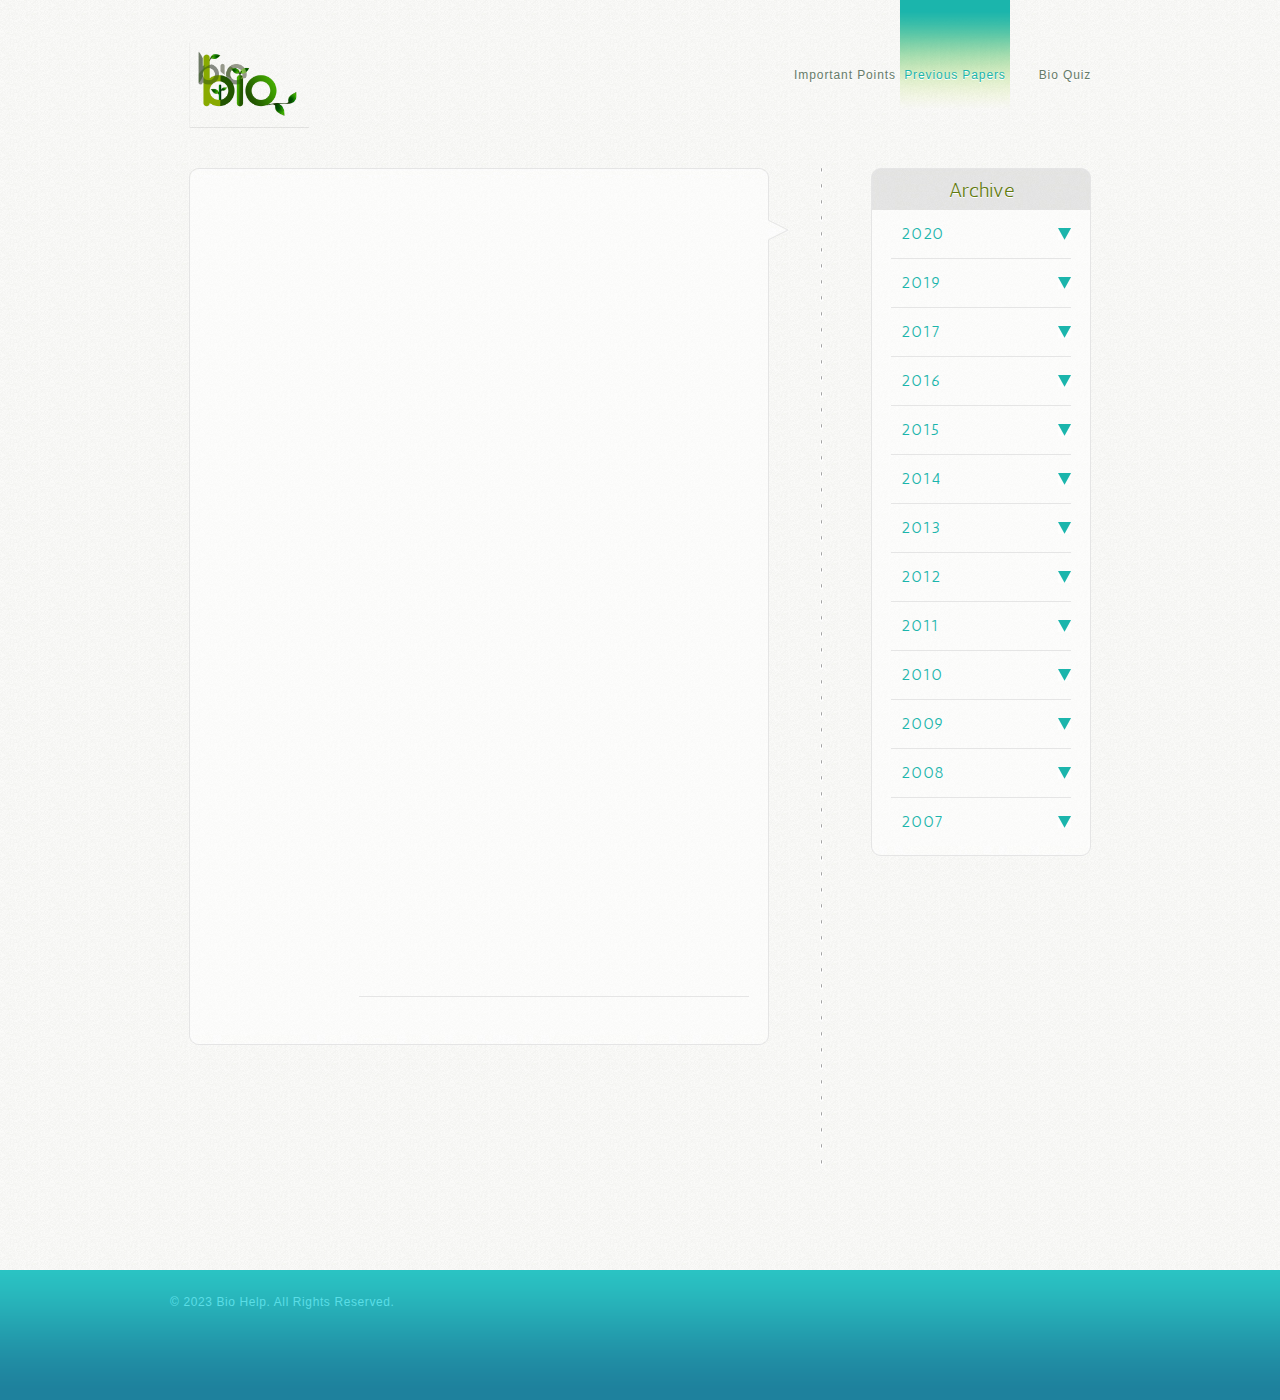
<file: papers.html>
<!DOCTYPE html>
 <!-- Prajwal the HTML is once again asking you, BE ONE WITH THE CODE. Terms and conditions applied. [By the way this site uses a template from freewebsitetemplates.com]--> 
<html>
<head>
	<meta charset="UTF-8">
	<title> Bio Help</title>
	<link rel="stylesheet" href="css/style.css" type="text/css">
	<link rel="apple-touch-icon" sizes="180x180" href="/apple-touch-icon.png">
<link rel="icon" type="image/png" sizes="32x32" href="/favicon-32x32.png">
<link rel="icon" type="image/png" sizes="16x16" href="/favicon-16x16.png">
<link rel="manifest" href="/site.webmanifest">
<link rel="mask-icon" href="/safari-pinned-tab.svg" color="#5bbad5">
<meta name="msapplication-TileColor" content="#da532c">
<meta name="theme-color" content="#000000">
<meta name="viewport" content="width=device-width, initial-scale=1.0">
</head>
<body  >
	<div id="header" style="background-image: url('https://image.freepik.com/free-vector/orange-question-mark-background-with-text-space_1017-27394.jpg');">
		<div>
			<a href="index.html" id="logo"><img src="images/logo.png" alt="Alas! Thy brower'th cans't displayth the logo of the pic. A curse hath fallen on the pic." height="120px" width="120px"></a>
			<ul>
				 
				<li>
					<a href="index.html">Important Points</a>
				</li>
				<li class="selected">
					<a href="papers.html">Previous Papers</a>
				</li>
				 
				<li>
					<a href="quiz\startpage.html"> Bio Quiz</a>
				</li>
			</ul>
		</div>
	</div>
	<div id="body" class="blog" > 
		<div>
			<ul>
				<li>
					<span class="bg-top"></span> 
					<iframe id="pdf" src="pdf\2020.pdf" style=" width: 500px;height: 800px;border: none; position: relative;"></iframe>
					<div>
						
						<div>
							<span></span>
						</div>
					</div>
					<span class="bg-bottom"></span> <span class="triangle"></span>
				</li>
				
			</ul>
			
		</div>
		<div class="sidebar">
			<h4>Archive</h4>
			<ul>
				<li id ="2020" class = "not-selected">
					<a href="javascript:void(0);" onclick="ch20()" >2020</a>
				</li>
				<li id ="2019">
					<a href="javascript:void(0);" onclick="ch19()">2019</a> 
				</li>
				<li id ="2017">
					<a href="javascript:void(0);" onclick="ch17()">2017</a>
				</li>
				<li id ="2016">
					<a href="javascript:void(0);" onclick="ch16()">2016</a>
				</li>
				<li id ="2015" >
					<a href="javascript:void(0);" onclick="ch15()">2015</a>
				</li>
				<li id ="2014">
					<a href="javascript:void(0);" onclick="ch14()" >2014</a>
				</li>
				<li id ="2013">
					<a href="javascript:void(0);" onclick="ch13()">2013</a> 
				</li>
				<li>
					<a href="javascript:void(0);" onclick="ch12()">2012</a>
				</li>
				<li>
					<a href="javascript:void(0);" onclick="ch11()">2011</a>
				</li>
				<li >
					<a href="javascript:void(0);" onclick="ch10()">2010</a>
				</li>
				<li>
					<a href="javascript:void(0);" onclick="ch09()">2009</a>
				</li>
				<li >
					<a href="javascript:void(0);" onclick="ch08()">2008</a> 
				</li>
				<li class="last">
					<a href="javascript:void(0);" onclick="ch07()">2007</a>
				</li>
				
			</ul>
		</div>
	</div>
	<div id="footer">
		<div>
			<p>
				&#169; 2023 Bio Help. All Rights Reserved.
			</p>
			  
		</div>
	</div>
	<script>
		function ch14(){
			document.getElementById("pdf").src="pdf\\2014.pdf";
  
		}
		function ch13(){
			document.getElementById("pdf").src="pdf\\2013.pdf";
  
		}
		function ch12(){
			document.getElementById("pdf").src="pdf\\2012.pdf";
  
		}
		function ch11(){
			document.getElementById("pdf").src="pdf\\2011.pdf";
  
		}
		function ch10(){
			document.getElementById("pdf").src="pdf\\2010.pdf";
  
		}
		function ch15(){
			document.getElementById("pdf").src="pdf\\2015.pdf";
  
		}
		function ch16(){
			document.getElementById("pdf").src="pdf\\2016.pdf";
  
		}
		function ch17(){
			document.getElementById("pdf").src="pdf\\2017.pdf";
  
		}
		function ch19(){
			document.getElementById("pdf").src="pdf\\2019.pdf";
  
		}
		function ch20(){
			document.getElementById("pdf").src="pdf\\2020.pdf";
  
		}
	
		function ch07(){
			document.getElementById("pdf").src="pdf\\2007.pdf";
  
		}
		function ch08(){
			document.getElementById("pdf").src="pdf\\2008.pdf";
  
		}
		function ch09(){
			document.getElementById("pdf").src="pdf\\2009.pdf";
  
		}
	</script>
</body>
</html>
</file>
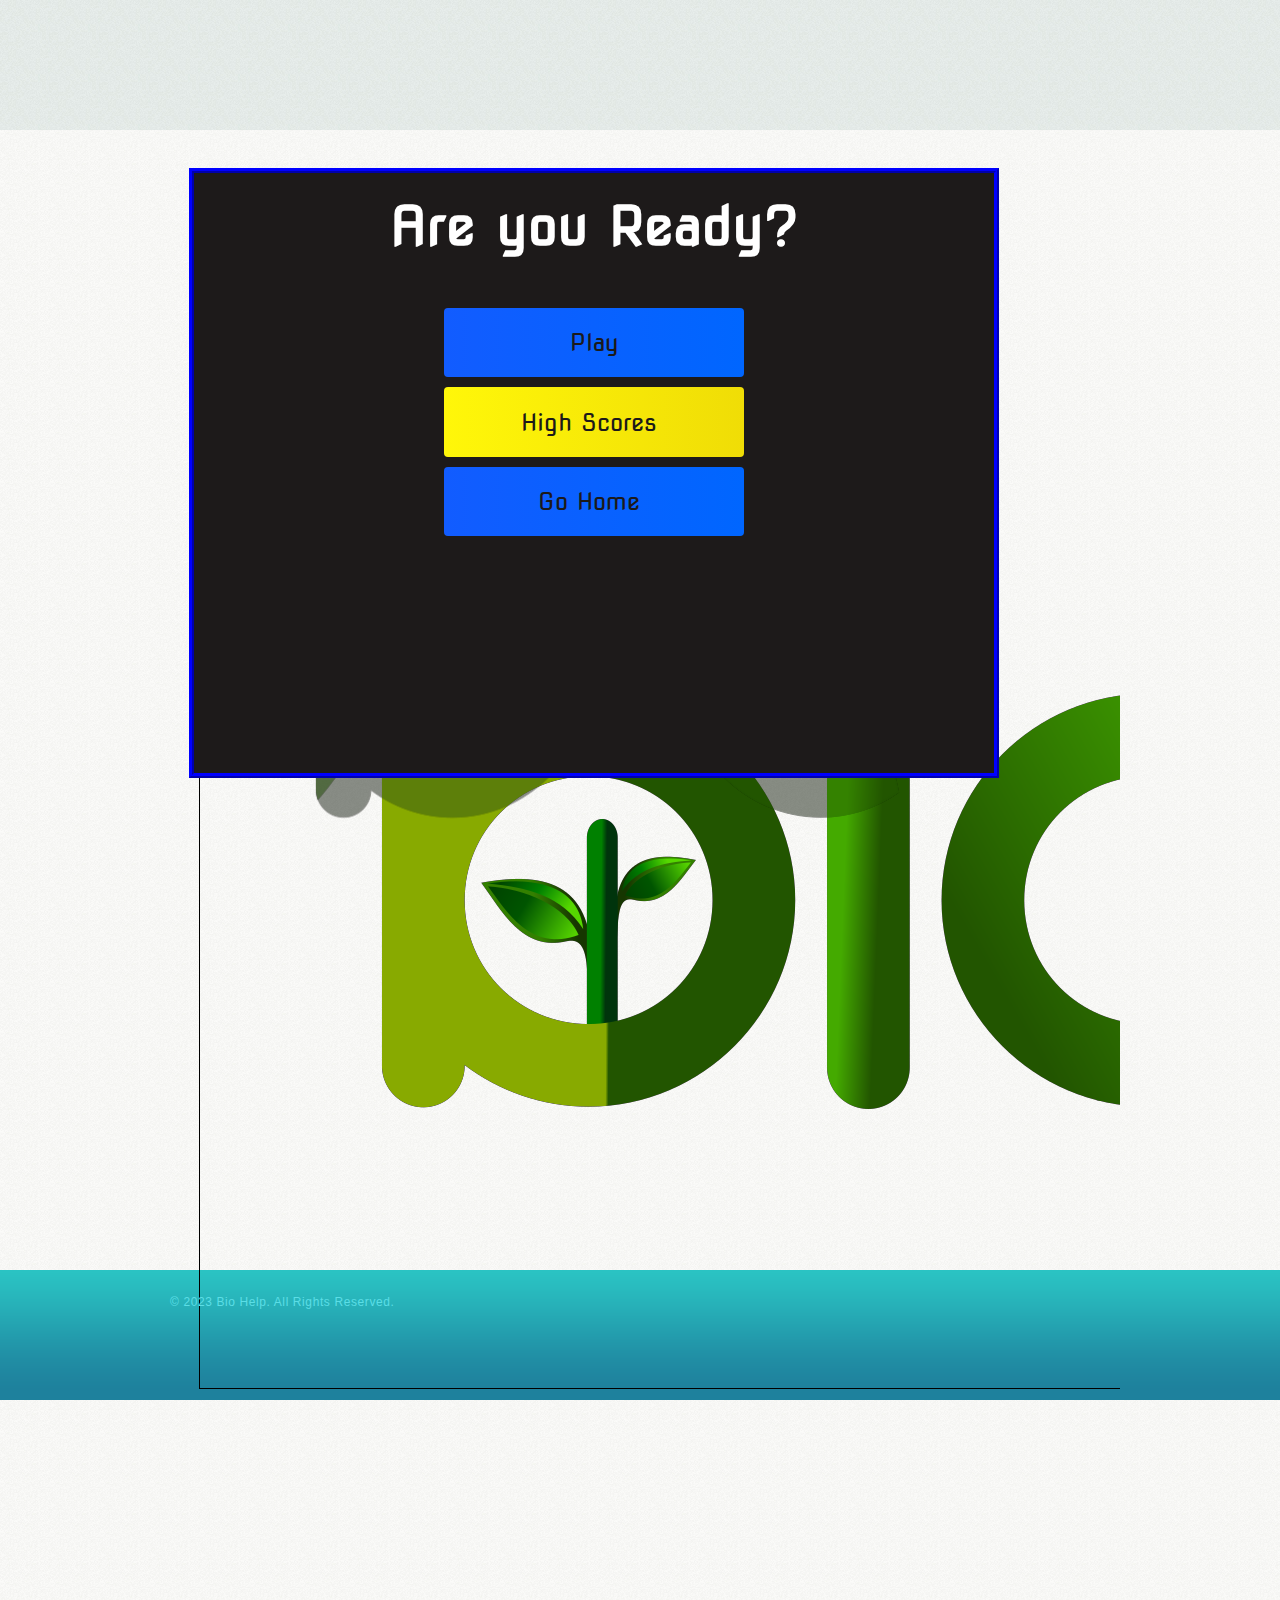
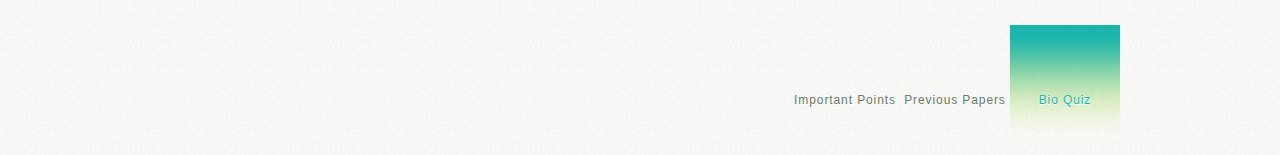
<file: quiz.html>
<!DOCTYPE html>
 
<html>
<head>
	<meta charset="UTF-8">
	<title> Bio Help</title>
	<link rel="stylesheet" href="css/style.css" type="text/css">
	<link rel="apple-touch-icon" sizes="180x180" href="/apple-touch-icon.png">
<link rel="icon" type="image/png" sizes="32x32" href="/favicon-32x32.png">
<link rel="icon" type="image/png" sizes="16x16" href="/favicon-16x16.png">
<link rel="manifest" href="/site.webmanifest">
<link rel="mask-icon" href="/safari-pinned-tab.svg" color="#5bbad5">
<meta name="msapplication-TileColor" content="#da532c">
<meta name="theme-color" content="#000000">
</head>
<body>
	<div id="header">
		<div>
			<a href="index.html" id="logo"><img src="images/logo.png" alt="logo"></a>
			<ul>
				 
				<li>
					<a href="index.html">Important Points</a>
				</li>
				<li>
					<a href="papers.html">Previous Papers</a>
				</li>
				 
				<li class="selected">
					<a href="quiz\startpage.html"> Bio Quiz</a>
					
				</li>
			</ul>
		</div>
	</div>
	<div id="body" class="contact">
		<object type="text/html" data="quiz\startpage.html" width="800px" height="600px" style="overflow:auto;border:5px ridge blue">
		</object>
		
	</div>
	<div id="footer">
		<div>
			<p>
				&#169; 2023 Bio Help. All Rights Reserved.
			</p>
			  
		</div>
	</div>
</body>
</html>
</file>
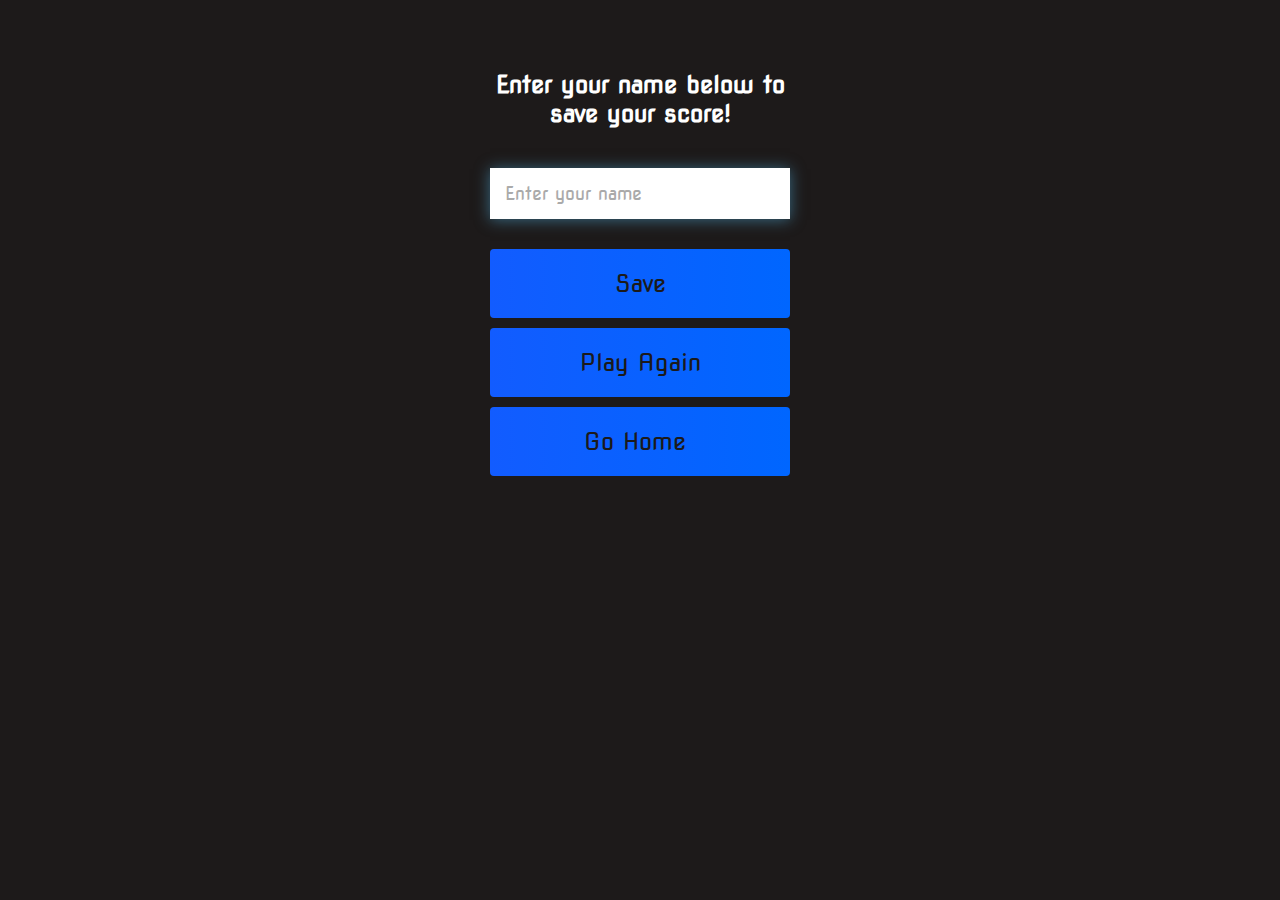
<file: quiz/end.html>
<!DOCTYPE html>
<html lang="en">
<head>
    <meta charset="UTF-8">
    <meta name="viewport" content="width=device-width, initial-scale=1.0">
    <title>Document</title>
    <link rel="stylesheet" href="style.css">
    <link rel="stylesheet" href="https://use.fontawesome.com/releases/v5.13.1/css/all.css" integrity="sha384-xxzQGERXS00kBmZW/6qxqJPyxW3UR0BPsL4c8ILaIWXva5kFi7TxkIIaMiKtqV1Q" crossorigin="anonymous">
</head>
<body>
    <div class="container">
        <div id="end" class="flex-center flex-column">
            <h1 id="finalScore">0</h1>
            <form class="end-form-container">
                <h2 id="end-text">Enter your name below to save your score!</h2>
                <input type="text" name="name" id="username" placeholder="Enter your name">
                <button class="btn" id="saveScoreBtn" type="submit" onclick="saveHighScore(event)" disabled>Save</button>
            </form>
            <a href="game.html" class="btn">Play Again</a>
            <a href="/index.html" class="btn">Go Home<i class="fas fa-home"></i></a>
        </div>
    </div>
    <script src="end.js"></script>
</body>
</html>
</file>
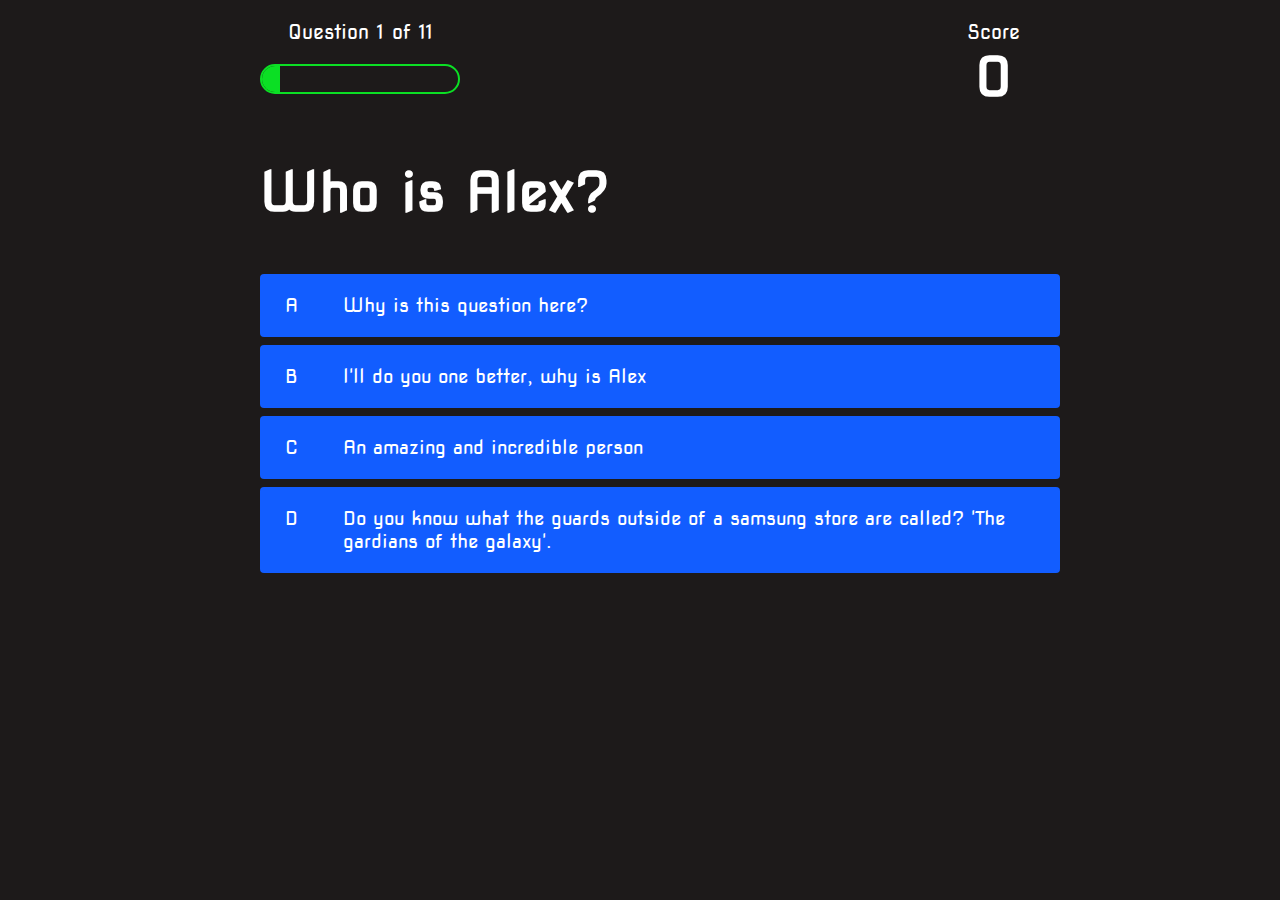
<file: quiz/game.html>
<!DOCTYPE html>
<html lang="en">
<head>
    <meta charset="UTF-8">
    <meta name="viewport" content="width=device-width, initial-scale=1.0">
    <title>Quiz Page</title>
    <link rel="stylesheet" href="style.css">
    <link rel="stylesheet" href="game.css">
</head>
<body>
    <div class="container">
        <div id="game" class="justify-center flex-column">
            <div id="hud">
                <div class="hud-item">
                    <p id="progressText" class="hud-prefix">
                        Question
                    </p>
                    <div id="progressBar">
                        <div id="progressBarFull"></div>
                    </div>
                </div>
                <div class="hud-item">
                    <p class="hud-prefix">
                        Score
                    </p>
                    <h1 class="hud-main-text" id="score">
                        0
                    </h1>
                </div>
            </div>
            <h1 id="question">What is the answer to this question</h1>
            <div class="choice-container">
                <p class="choice-prefix">A</p>
                <p class="choice-text" data-number="1">Choice</p>
            </div>
            <div class="choice-container">
                <p class="choice-prefix">B</p>
                <p class="choice-text" data-number="2">Choice 2</p>
            </div>
            <div class="choice-container">
                <p class="choice-prefix">C</p>
                <p class="choice-text" data-number="3">Choice 3</p>
            </div>
            <div class="choice-container">
                <p class="choice-prefix">D</p>
                <p class="choice-text" data-number="4">Choice 4</p>
            </div>
        </div>
    </div>
    <script src="game.js"></script>
</body>
</html>
</file>
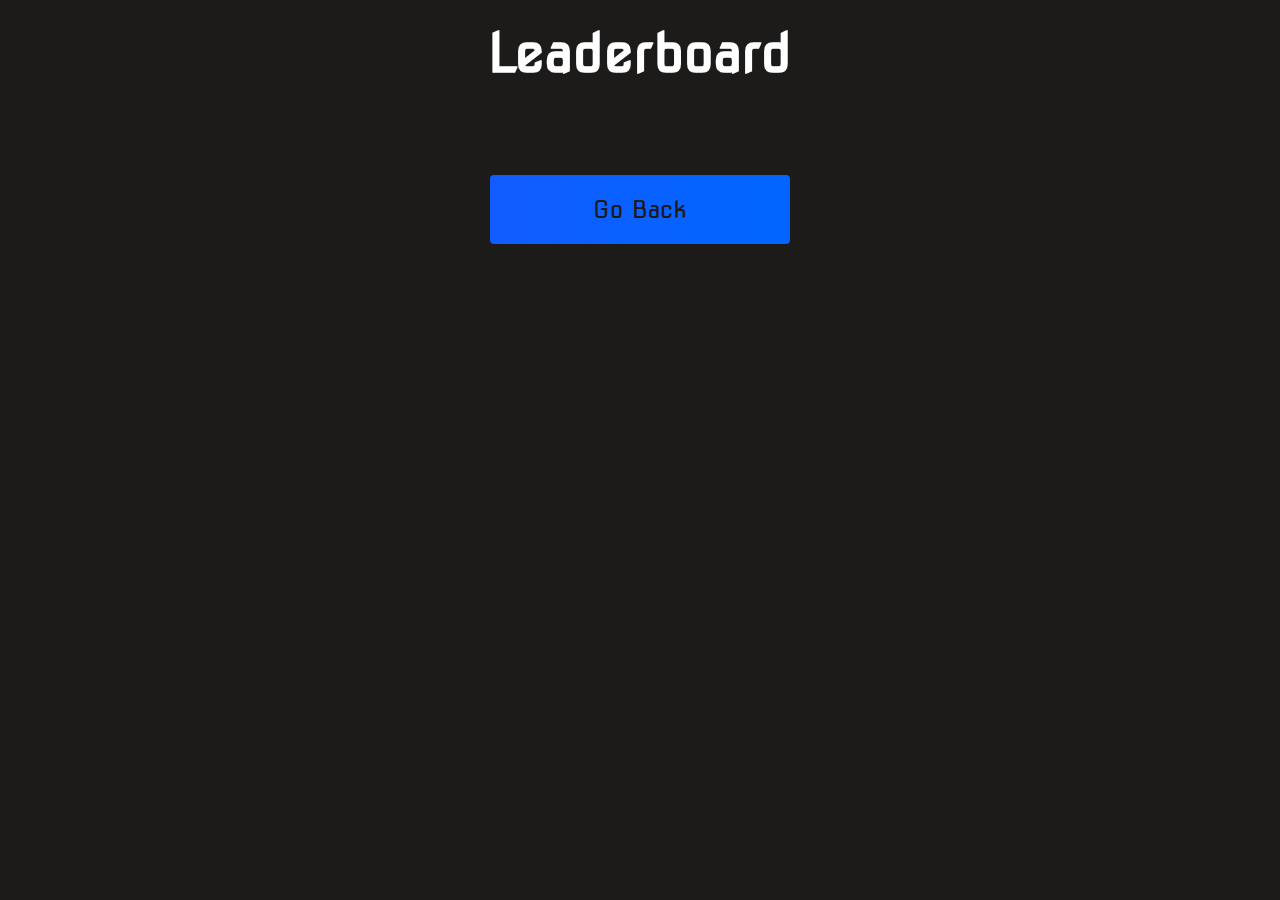
<file: quiz/highscores.html>
<!DOCTYPE html>
<html lang="en">
<head>
    <meta charset="UTF-8">
    <meta name="viewport" content="width=device-width, initial-scale=1.0">
    <title>High Scores</title>
    <link rel="stylesheet" href="style.css">
    <link rel="stylesheet" href="highscores.css">
    <link rel="stylesheet" href="https://use.fontawesome.com/releases/v5.13.1/css/all.css" integrity="sha384-xxzQGERXS00kBmZW/6qxqJPyxW3UR0BPsL4c8ILaIWXva5kFi7TxkIIaMiKtqV1Q" crossorigin="anonymous">
</head>
<body>
    <div class="container">
        <div id="highScores" class="flex-center flex-column">
            <h1 id="finalScore">Leaderboard</h1>
            <ul id="highScoresList"></ul>
            <a href="startpage.html" class="btn">Go Back<i class=""></i></a>
        </div>
    </div>
    <script src="highscores.js"></script>
</body>
</html>
</file>
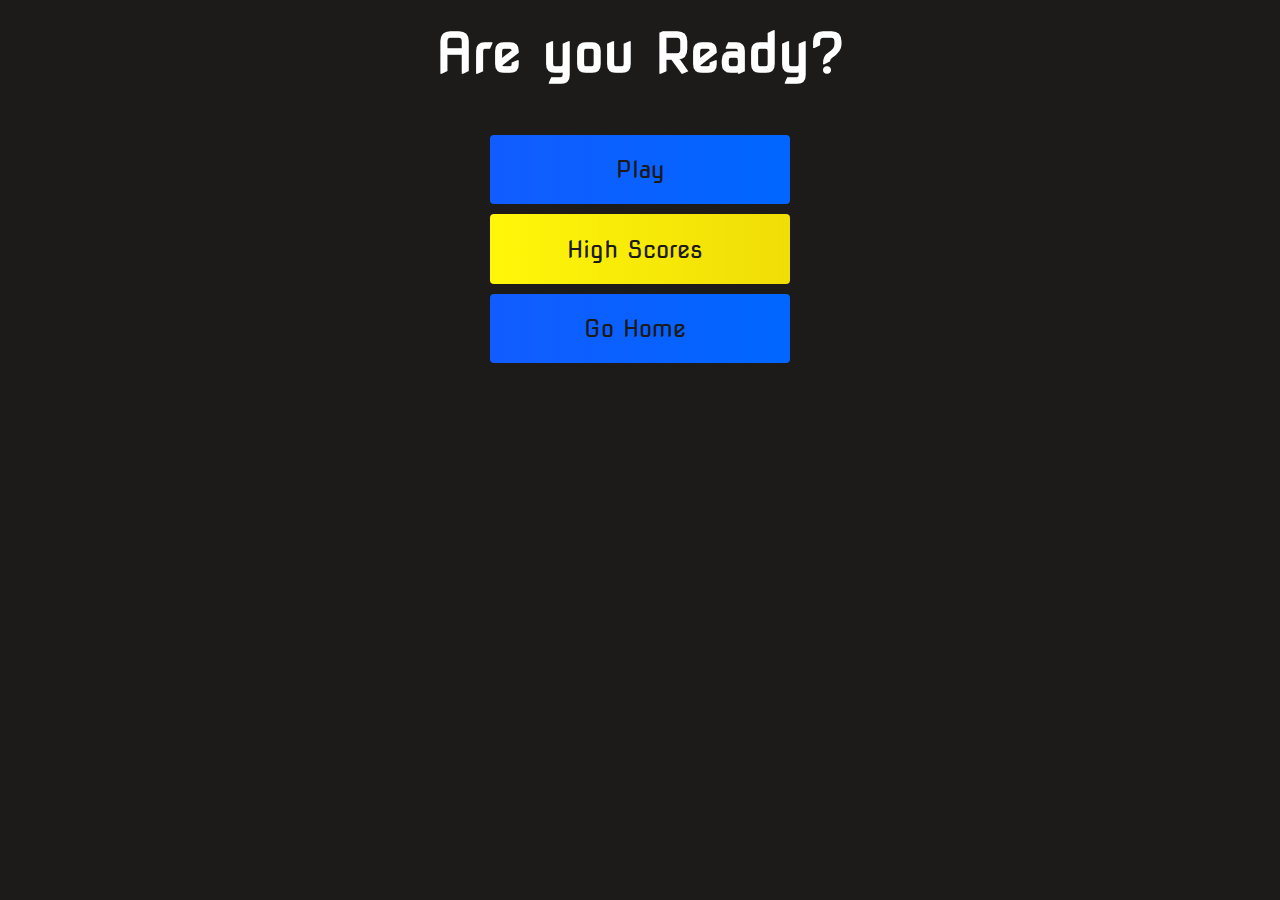
<file: quiz/startpage.html>
<!DOCTYPE html>
<html lang="en">
<head>
    <meta charset="UTF-8">
    <meta name="viewport" content="width=device-width, initial-scale=1.0">
    <title>Bio Quiz</title>
    <link rel="stylesheet" href="style.css">
    <link rel="stylesheet" href="https://use.fontawesome.com/releases/v5.13.1/css/all.css" integrity="sha384-xxzQGERXS00kBmZW/6qxqJPyxW3UR0BPsL4c8ILaIWXva5kFi7TxkIIaMiKtqV1Q" crossorigin="anonymous">
</head>
<body>
    <div class="container">
        <div id="home" class="flex-column flex-center">
            <h1>Are you Ready?</h1>
            <a href="game.html" class="btn">Play</a>
            <a href="highscores.html" id="highscore-btn" class="btn">High Scores<i class="fas fa-crown"></i></a>
            <a href="/index.html" class="btn">Go Home<i class="fas fa-home"></i></a>
        </div>
    </div>
</body>
</html>
</file>
<file: css/style.css>
/* Website template by freewebsitetemplates.com */
/*------------------------- Fonts ------------------------*/
@font-face {
	font-family: 'anticregular';
	src: url('../fonts/antic-regular-webfont.eot');
	src: url('../fonts/antic-regular-webfont.eot?#iefix') format('embedded-opentype'),  url('../fonts/antic-regular-webfont.woff') format('woff'),  url('../fonts/antic-regular-webfont.ttf') format('truetype'),  url('../fonts/antic-regular-webfont.svg#anticregular') format('svg');
	font-weight: normal;
	font-style: normal;
}
/*------------------------- Layout styles ------------------------*/
body {
	margin:0;
	font-family:Arial, Helvetica, sans-serif;
	background:url(../images/bg-body.jpg);
	font-size:12px;
}
a {
	outline:none;
}
a img {
	border:0;
	display:block;
}
p {
	font-size:12px;
	line-height:24px;
	letter-spacing:0.05em;
	color:#959595;
}
p a {
	color:#959595;
}
p a:hover {
	color:#1bb5ac;
}
/*------------------------- Header ------------------------*/
#header {
	background:url(../images/bg-header.jpg);
	height:130px;
}
#header div {
	margin:0 auto;
	overflow:hidden;
	padding:0 0 0 29px;
	width:931px;
}
#header div a#logo {
	display:block;
	float:left;
	margin:25px 0 0;
}
#header div ul {
	float:right;
	list-style:none;
	margin:0;
	overflow:hidden;
	padding:0;
}
#header div ul li {
	float:left;
	height:130px;
	text-align:center;
	width:110px;
}
#header div ul li a {
	color:#667b69;
	display:block;
	height:130px;
	letter-spacing:.075em;
	line-height:150px;
	text-align:center;
	text-decoration:none;
	text-shadow:0 1px 0 #fff;
	width:110px;
}
#header div ul li.selected a {
	background:url(../images/bg-nav-selected.png) repeat-x;
}
#header div ul li.selected a, #header div ul li a:hover {
	color:#1bb5ac;
}
/*------------------------- Body ------------------------*/
#body {
	margin:0 auto 97px;
	min-height:1005px;
	padding:38px 29px 0;
	width:902px;
	
}
#body.home .blog {
	overflow:hidden;
}
#body.home .blog > img {
	display:block;
	float:left;
	margin:45px 0 0;
}
#body.home .blog div {
	float:center;
	padding:5px 0 0;
	width:430px;
}
#body.home .blog div img {
	display:block;
	margin:0 0 0 28px;
}
#body.home .blog div h3 {
	color:#e49e06;
	font-family:anticregular;
	font-size:20px;
	font-weight:400;
	letter-spacing:.1em;
	line-height:24px;
	margin-bottom:3px;
	text-align:center;
	text-indent:110px;
}
#body.home .blog div p {
	margin:0;
	text-align:center;
}
#body.home .article {
	margin:63px 0 0;
	overflow:hidden;
}
#body.home .article div {
	float:left;
	padding:0 0 0 25px;
	width:465px;
}
#body.home .article div h3 {
	color:#e49e06;
	font-family:anticregular;
	font-size:20px;
	font-weight:400;
	letter-spacing:.1em;
	line-height:24px;
	margin:6px 0 3px;
	text-align:left;
}
#body.home .article div p {
	margin:0 0 24px;
	text-align:left;
}
#body.home .article > img {
	display:block;
	float:right;
	margin:0 44px 0 0;
}
#body.home .news {
	overflow:hidden;
	padding:37px 0 0;
}
#body.home .news > img {
	display:block;
	float:left;
	margin:0 0 0 80px;
}
#body.home .news div {
	float:right;
	padding:25px 0 0;
	width:430px;
}
#body.home .news div h3 {
	color:#e49e06;
	font-family:anticregular;
	font-size:20px;
	font-weight:400;
	letter-spacing:.1em;
	line-height:24px;
	margin:6px 0 3px;
	text-align:right;
}
#body.home .news div p {
	margin:0 0 24px;
	text-align:right;
}
#body.subdivisions ul li {
	margin:0 0 40px;
	overflow:hidden;
}
#body.subdivisions ul li div {
	float:left;
	margin:0 45px 0 0;
	width:585px;
}
#body.subdivisions ul li div p {
	margin:6px 0 0;
	text-align:justify;
}
#body.subdivisions ul li > a {
	float:right;
}
#body.about p {
	margin:6px 0 72px;
	text-align:justify;
}
#body.contact h3 {
	color:#e49e06;
	font-family:anticregular;
	font-size:20px;
	font-weight:400;
	letter-spacing:.05em;
	margin:11px 0 0;
}
#body.contact p {
	margin:0;
}
#body.contact h3 a {
	color:#1bb5ac;
	text-decoration:none;
	text-transform:capitalize;
}
#body.contact > div {
	padding:18px 0 0 40px;
}
#body.contact > div div:first-child {
	margin-bottom:71px;
}
#body.contact > div div:first-child span:first-child {
	color:#a3a3a3;
	font-size:12px;
	line-height:14px;
	margin:0;
}
#body.contact > div div:first-child span:first-child a {
	color:#a3a3a3;
}
#body.contact > div div:first-child span:first-child a:hover {
	color:#1bb5ac;
}
#body.contact > div div:first-child p {
	margin:4px 0 24px 40px;
}
#body.contact > div div:first-child span {
	display:block;
	line-height:24px;
	margin:0 0 0 40px;
}
#body.contact > div div span:first-child {
	color:#A3A3A3;
	display:block;
	font-size:14px;
	line-height:24px;
	margin:0;
}
#body.contact > div div span {
	color:#a3a3a3;
	display:block;
	line-height:24px;
	margin:0 0 0 40px;
}
#body.blog {
	background:url(../images/bg-border.png) repeat-y 660px 0;
	margin-top:38px;
	overflow:hidden;
	padding-top:0;
}
#body.blog > div:first-child {
	float:left;
	width:599px;
}
#body.blog > div:first-child > ul > li {
	background:url(../images/bg-mid.png) repeat-y left top;
	margin:0 0 18px;
	overflow:hidden;
	position:relative;
}
#body.blog > div:first-child > ul > li span.bg-top {
	background:url(../images/bg-top.jpg) no-repeat left top;
	display:block;
	height:10px;
	width:580px;
}
#body.blog > div:first-child > ul > li > a {
	display:block;
	float:left;
	margin:8px 20px 0;
}
#body.blog > div:first-child > ul > li > div {
	float:right;
	padding:0 39px 0 0;
	width:390px;
}
#body.blog > div:first-child > ul > li > div h3 {
	color:#e49e06;
	font-family:anticregular;
	font-size:16px;
	font-weight:400;
	line-height:24px;
	margin:2px 0 0;
}
#body.blog > div:first-child > ul > li > div h3 a {
	color:#1bb5ac;
	text-decoration:none;
}
#body.blog > div:first-child > ul > li > div p {
	margin:2px 0 0;
}
#body.blog > div:first-child > ul > li > div div {
	border-top:1px solid #e5e5e5;
	margin:15px 0 0;
	padding:13px 0 25px;
}
#body.blog > div:first-child > ul > li > div div span:first-child {
	float:left;
}
#body.blog > div:first-child > ul > li > div div span {
	color:#959595;
	float:right;
	font-size:12px;
	letter-spacing:.05em;
}
#body.blog > div:first-child > ul > li span.bg-bottom {
	background:url(../images/bg-bottom.jpg) no-repeat left bottom;
	clear:both;
	display:block;
	height:10px;
	width:580px;
}
#body.blog > div:first-child > ul > li span.triangle {
	background:url(../images/bg-triangle.jpg) no-repeat;
	display:block;
	height:20px;
	position:absolute;
	right:0;
	top:52px;
	width:20px;
}
#body.blog > div:first-child > ul.paging {
	overflow:hidden;
	padding:35px 0 0;
	text-align:center;
	width:580px;
	*margin:0 0 0 140px;/* Needed for IE7 and old versions */
}
#body.blog > div:first-child > ul.paging li {
	background:none;
	display:inline-block;
	margin:0;
	*float:left;/* Needed for IE7 and old versions */
}
#body.blog > div:first-child > ul.paging li a {
	color:#636363;
	font-family:anticregular;
	font-size:16px;
	letter-spacing:.1em;
	line-height:24px;
	margin:0;
	padding:0 5px;
	text-decoration:none;
}
#body.blog > div:first-child > ul.paging li a:hover {
	color:#E49E06;
}
#body.blog > div:first-child > ul.paging li.first a {
	margin:0 15px 0 0;
}
#body.blog > div:first-child > ul.paging li.last a {
	margin:0 0 0 15px;
}
#body.blog .sidebar {
	background:url(../images/bg-sidebar-bottom.jpg) no-repeat left bottom;
	float:left;
	margin:0 0 0 83px;
	padding:0 0 10px;
	width:220px;
}
#body.blog .sidebar h4 {
	background:url(../images/bg-archive.jpg) no-repeat;
	color:#627a0e;
	font-family:anticregular;
	font-size:20px;
	font-weight:400;
	height:42px;
	line-height:44px;
	margin:0;
	text-align:center;
	text-shadow:0 1px 0 #fff;
	width:220px;
}
#body.blog .sidebar ul {
	background:url(../images/bg-sidebar-mid.png) repeat-y;
	list-style:none;
	margin:0;
	padding:0 20px;
}
#body.blog .sidebar ul li.selected {
	border-bottom:1px solid #e5e5e5;
	padding:0 0 10px;
}
#body.blog .sidebar ul li.last a {
	border:0;
}
#body.blog .sidebar ul li.selected > a {
	background:url(../images/arrow-up.png) no-repeat right center;
	color:#e49e06;
	margin:0 0 13px;
	padding:15px 0;
}
#body.blog .sidebar ul li > a {
	background:url(../images/arrow-down.png) no-repeat right center;
	border-bottom:1px solid #e5e5e5;
	color:#1bb5ac;
	display:block;
	font-family:anticregular;
	font-size:16px;
	letter-spacing:.05em;
	line-height:24px;
	padding:12px 0;
	text-decoration:none;
	text-indent:10px;
}
#body.blog .sidebar ul li span {
	display:block;
	padding:0 0 0 50px;
}
#body.blog .sidebar ul li span a {
	color:#a3a3a3;
	font-size:12px;
	letter-spacing:.05em;
	line-height:24px;
	text-decoration:none;
}
#body.home .blog div h3 a, #body.home .article div h3 a, #body.home .news div h3 a, #body.subdivisions ul li div h3 a {
	color:#1bb5ac;
	text-decoration:none;
}
#body.home .blog div h3 a:hover, #body.home .article div h3 a:hover, #body.home .news div h3 a:hover, #body.subdivisions ul li div h3 a:hover, #body.contact h3 a:hover, #body.blog > div:first-child > ul > li > div h3 a:hover {
	text-decoration:underline;
}
#body.subdivisions ul, #body.blog > div:first-child > ul {
	list-style:none;
	margin:0;
	padding:0;
}
#body.subdivisions ul li div h3, #body.about h3 {
	color:#e49e06;
	font-family:anticregular;
	font-size:20px;
	font-weight:400;
	letter-spacing:.05em;
	line-height:24px;
	margin:14px 0 0;
}
#body.subdivisions ul li > a img:hover, #body.blog > div:first-child > ul > li > a img:hover {
	filter:alpha(opacity=90);/* Needed for IE8 and old versions */
	opacity:0.9;
}
#body.blog > div:first-child > ul.paging li.selected a, #body.blog .sidebar ul li > a:hover, #body.blog .sidebar ul li span a:hover {
	color:#e49e06;
}
/*------------------------- Footer ------------------------*/
#footer {
	background:url(../images/bg-footer.png) repeat-x;
	height:130px;
}
#footer div {
	margin:0 auto;
	padding:0 10px;
	width:940px;
}
#footer div p {
	color:#5bdee6;
	display:block;
	float:left;
	margin:20px 0;
}
#footer div .connect {
	float:right;
	padding:14px 0 0;
	width:auto;
}
#footer div .connect a {
	display:block;
	float:left;
	height:30px;
	margin:0 0 0 28px;
	text-indent:-99999px;
	width:30px;
}
#footer div .connect a#googleplus {
	background:url(../images/icons.png) no-repeat 0 0;
}
#footer div .connect a#contact {
	background:url(../images/icons.png) no-repeat -31px 0;
}
#footer div .connect a#facebook {
	background:url(../images/icons.png) no-repeat -62px 0;
}
#footer div .connect a#twitter {
	background:url(../images/icons.png) no-repeat -93px 0;
}
</file>
<file: quiz/style.css>
@import url('https://fonts.googleapis.com/css2?family=Nova+Square&display=swap');

:root {
    background-color: rgb(29, 26, 26)
}

* {
    box-sizing: border-box;
    margin: 0;
    padding: 0;
    font-size: 62.5%;
    font-family: 'Nova Square', cursive;
}

h1 {
    font-size: 5.4rem;
    color: #fff;
    margin-bottom: 5rem;
}



h2 {
    font-size: 4.2rem;
    margin-bottom: 4rem;

}

.container {
    width: 100rem;
    height: 100vh;
    display: block;
    justify-content: center;
    align-items: center;
    max-width: 80rem;
    margin: 0 auto;
    padding: 2rem;
}

.flex-column {
    display: flex;
    flex-direction: column;
}

.flex-center {
    justify-content: center;
    align-items: center;
}

.justify-center {
    justify-content: center;
}

.text-center {
    text-align: center;
}

.hidden {
    display: none;
}

.btn {
    font-size: 2.4rem;
    padding: 2rem 0;
    width: 30rem;
    text-align: center;
    margin-bottom: 1rem;
    text-decoration: none;
    color: rgb(28, 26, 26);
    background: linear-gradient(90deg, rgb(18, 92, 255) 0%, rgb(0, 102, 255) 100%);
    border-radius: 4px;
}

.btn:hover {
    cursor: pointer;
    box-shadow: 0 0.4rem 1.4rem 0 rgba(8, 114, 244, 0.6);
    transition: transform 150ms;
    transform: scale(1.03);
}

.btn[disabled]:hover {
    cursor: not-allowed;
    box-shadow: none;
    transform: none;
}

#highscore-btn {
    background: linear-gradient(90deg, rgb(255, 247, 9) 0%, rgb(240, 221, 6) 100%);
}

#highscore-btn:hover {
    box-shadow: 0 0.4rem 1.4rem 0 rgba(255,255,0,0.5)
}

.fa-crown {
    font-size: 2.5rem;
    margin-left: 1rem;
}

/* End Page CSS */
.end-form-container {
    width: 100%;
    display: flex;
    flex-direction: column;
    align-items: center;
    max-width: 30rem;
}

input {
    margin-bottom: 1rem;
    width: 20rem;
    padding: 1.5rem;
    font-size: 1.8rem;
    border: none;
    box-shadow: 0 0.1rem 1.4rem 0 rgba(86, 185, 235, 0.5);
}

input::placeholder {
    color: #aaa;
}

#username {
    margin-bottom: 3rem;
    width: 100%;
    outline: none;
}

#end-text {
    font-size: 2.4rem;
    color: #fff;
    text-align: center;
}

#saveScoreBtn {
    border: none;
}

.fa-home {
    margin-left: 1rem;
    font-size: 2rem;
    color: rgb(28, 26, 26)
}
</file>
<file: quiz/game.css>
body {
    color: #fff;
}

.choice-container {
    display: flex;
    margin-bottom: 0.8rem;
    width: 100%;
    border-radius: 4px;
    background: rgb(18, 93, 255);
    font-size: 3rem;
    min-width: 80rem;
}

.choice-container:hover {
    cursor: pointer;
    box-shadow: 0 0.4rem 1.4rem 0 rgba(6, 103, 247, 0.5);
    transform: scale(1.02);
    transform: transform 100ms;
}

.choice-prefix {
    padding: 2rem 2.5rem;
    color: white;
}

.choice-text {
    padding: 2rem;
    width: 100%;
}

.correct {
    background: linear-gradient(32deg, rgba(11, 223, 36) 0%, rgb(41, 232, 111) 100%);
}

.incorrect {
    background: linear-gradient(32deg, rgba(230, 29, 29, 1) 0%, rgb(224, 11, 11, 1) 100%);
}

/* Heads up Display */
#hud {
    display: flex;
    justify-content: space-between;
}

.hud-prefix {
    text-align: center;
    font-size: 2rem;
}

.hud-main-text {
    text-align: center;
}

#progressBar {
    width: 20rem;
    height: 3rem;
    border: 0.2rem solid rgb(11,223,36);
    margin-top: 2rem;
    border-radius: 50px;
    overflow: hidden;
}

#progressBarFull {
    height: 100%;
    background: rgb(11,223,36);
    width: 0%;
}

@media screen and (max-width: 768px) {
    .choice-container {
        min-width: 40rem;
    }
}
</file>
<file: quiz/highscores.css>
body {
    color: #fff;
}

#highScoresList {
    list-style: none;
    margin-bottom: 4rem;
}

.high-score {
    font-size: 2.8rem;
    margin-bottom: 0.5rem;
}
</file>
